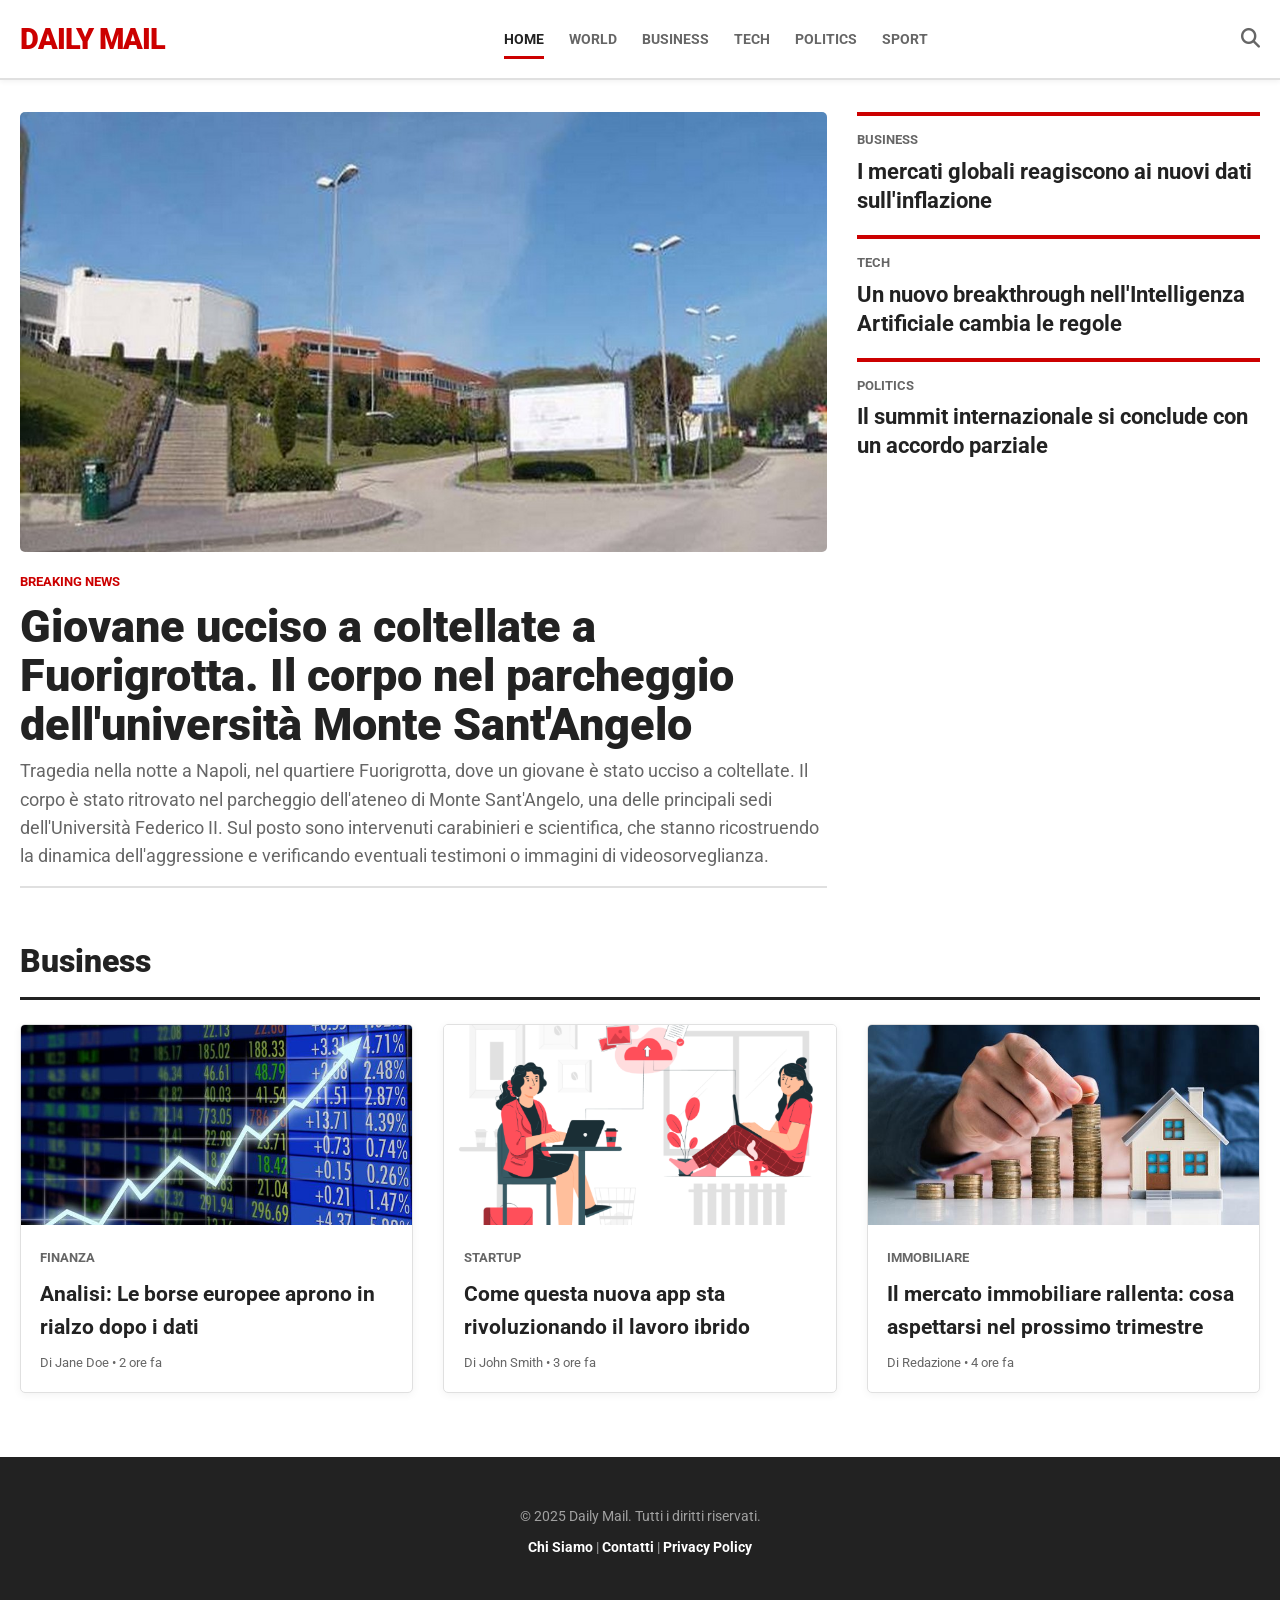
<file: index.html>
<!DOCTYPE html>
<html lang="it">
<head>
    <meta charset="UTF-8">
    <meta name="viewport" content="width=device-width, initial-scale=1.0">
    <title>Daily Mail - Notizie dal Mondo</title>
    
    <link rel="preconnect" href="https://fonts.googleapis.com">
    <link rel="preconnect" href="https://fonts.gstatic.com" crossorigin>
    <link href="https://fonts.googleapis.com/css2?family=Roboto:wght@400;700;900&display=swap" rel="stylesheet">
    
    <link rel="stylesheet" href="https://cdnjs.cloudflare.com/ajax/libs/font-awesome/6.4.0/css/all.min.css">
    
    <link rel="stylesheet" href="style.css">
</head>
<body>

    <header>
        <div class="container header-container">
            <a href="#" class="logo">
                Daily Mail
            </a>
            
            <nav class="main-nav">
                <ul>
                    <li><a href="index.html" class="active">Home</a></li>
                    <li><a href="world.html">World</a></li>
                    <li><a href="business.html">Business</a></li>
                    <li><a href="tech.html">Tech</a></li>
                    <li><a href="#">Politics</a></li>
                    <li><a href="#">Sport</a></li>
                </ul>
            </nav>
            
            <div class="header-right">
                <i class="fa-solid fa-magnifying-glass search-icon"></i>
                <i class="fa-solid fa-bars burger-menu" id="burger-menu"></i>
            </div>
        </div>
    </header>

    <main>
        <div class="container">
            
            <section class="top-stories">
                
                <article class="story-main">
                    <img src="job-day.jpg" alt="Immagine notizia principale">
                    <div class="story-content">
                        <span class="category breaking">Breaking News</span>
                        <h2>Giovane ucciso a coltellate a Fuorigrotta. Il corpo nel parcheggio dell'università Monte Sant'Angelo</h2>
                        <p class="excerpt">Tragedia nella notte a Napoli, nel quartiere Fuorigrotta, dove un giovane è stato ucciso a coltellate. Il corpo è stato ritrovato nel parcheggio dell'ateneo di Monte Sant'Angelo, una delle principali sedi dell'Università Federico II. Sul posto sono intervenuti carabinieri e scientifica, che stanno ricostruendo la dinamica dell'aggressione e verificando eventuali testimoni o immagini di videosorveglianza.</p>
                    </div>
                </article>
                
                <div class="story-sidebar">
                    <article class="story-secondary">
                        <span class="category">Business</span>
                        <h3>I mercati globali reagiscono ai nuovi dati sull'inflazione</h3>
                    </article>
                    
                    <article class="story-secondary">
                        <span class="category">Tech</span>
                        <h3>Un nuovo breakthrough nell'Intelligenza Artificiale cambia le regole</h3>
                    </article>
                    
                    <article class="story-secondary">
                        <span class="category">Politics</span>
                        <h3>Il summit internazionale si conclude con un accordo parziale</h3>
                    </article>
                </div>
            </section>

            <section class="news-feed">
                <h2>Business</h2>
                
                <div class="feed-grid">
                    <article class="news-card">
                        <img src="fotohome1.jpg" alt="Borsa">
                        <div class="card-content">
                            <span class="category">Finanza</span>
                            <h3>Analisi: Le borse europee aprono in rialzo dopo i dati</h3>
                            <p class="meta-info">Di Jane Doe • 2 ore fa</p>
                        </div>
                    </article>
                    
                    <article class="news-card">
                        <img src="3675497.jpg" alt="Startup">
                        <div class="card-content">
                            <span class="category">Startup</span>
                            <h3>Come questa nuova app sta rivoluzionando il lavoro ibrido</h3>
                            <p class="meta-info">Di John Smith • 3 ore fa</p>
                        </div>
                    </article>
                    
                    <article class="news-card">
                        <img src="mercato-immobiliare.jpg" alt="Immobiliare">
                        <div class="card-content">
                            <span class="category">Immobiliare</span>
                            <h3>Il mercato immobiliare rallenta: cosa aspettarsi nel prossimo trimestre</h3>
                            <p class="meta-info">Di Redazione • 4 ore fa</p>
                        </div>
                    </article>
                </div>
            </section>

        </div>
    </main>

    <footer>
        <div class="container">
            <p>&copy; 2025 Daily Mail. Tutti i diritti riservati.</p>
            <p>
                <a href="#">Chi Siamo</a> | 
                <a href="#">Contatti</a> | 
                <a href="#">Privacy Policy</a>
            </p>
        </div>
    </footer>

    <script src="script.js"></script>
</body>

</html>
</file>
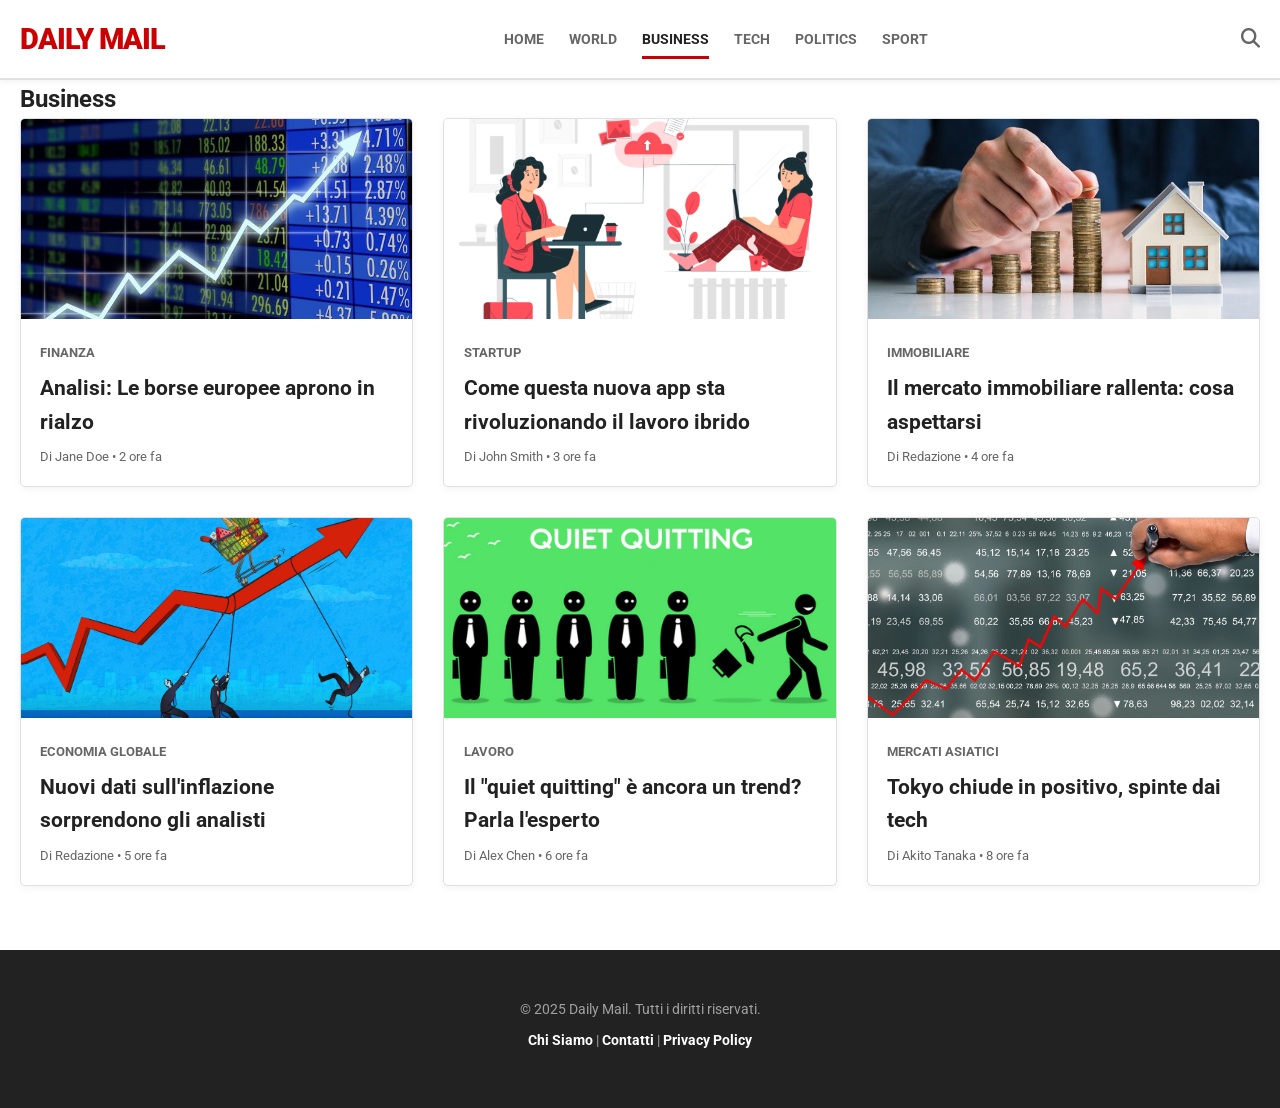
<file: business.html>
<!DOCTYPE html>
<html lang="it">
<head>
    <meta charset="UTF-8">
    <meta name="viewport" content="width=device-width, initial-scale=1.0">
    <title>Business News - Daily Mail</title>
    
    <link rel="preconnect" href="https://fonts.googleapis.com">
    <link rel="preconnect" href="https://fonts.gstatic.com" crossorigin>
    <link href="https://fonts.googleapis.com/css2?family=Roboto:wght@400;700;900&display=swap" rel="stylesheet">
    <link rel="stylesheet" href="https://cdnjs.cloudflare.com/ajax/libs/font-awesome/6.4.0/css/all.min.css">
    
    <link rel="stylesheet" href="style.css">
</head>
<body>

    <header>
        <div class="container header-container">
            <a href="index.html" class="logo">
                Daily Mail
            </a>
            
            <nav class="main-nav">
                <ul>
                    <li><a href="index.html">Home</a></li> 
                    <li><a href="world.html">World</a></li>
                    <li><a href="business.html" class="active">Business</a></li>
                    <li><a href="tech.html">Tech</a></li>
                    <li><a href="#">Politics</a></li>
                    <li><a href="#">Sport</a></li>
                </ul>
            </nav>
            
            <div class="header-right">
                <i class="fa-solid fa-magnifying-glass search-icon"></i>
                <i class="fa-solid fa-bars burger-menu" id="burger-menu"></i>
            </div>
        </div>
    </header>

    <main>
        <div class="container">
            
            <section class="page-content">
                <h1 class="page-title">Business</h1>
                
                <div class="feed-grid">
                    <article class="news-card">
                        <img src="fotohome1.jpg" alt="Borsa">
                        <div class="card-content">
                            <span class="category">Finanza</span>
                            <h3>Analisi: Le borse europee aprono in rialzo</h3>
                            <p class="meta-info">Di Jane Doe • 2 ore fa</p>
                        </div>
                    </article>
                    
                    <article class="news-card">
                        <img src="3675497.jpg" alt="Startup">
                        <div class="card-content">
                            <span class="category">Startup</span>
                            <h3>Come questa nuova app sta rivoluzionando il lavoro ibrido</h3>
                            <p class="meta-info">Di John Smith • 3 ore fa</p>
                        </div>
                    </article>
                    
                    <article class="news-card">
                        <img src="mercato-immobiliare.jpg" alt="Immobiliare">
                        <div class="card-content">
                            <span class="category">Immobiliare</span>
                            <h3>Il mercato immobiliare rallenta: cosa aspettarsi</h3>
                            <p class="meta-info">Di Redazione • 4 ore fa</p>
                        </div>
                    </article>
                    
                    <article class="news-card">
                        <img src="cos-e-l-inflazione-orig.jpeg" alt="Economia">
                        <div class="card-content">
                            <span class="category">Economia Globale</span>
                            <h3>Nuovi dati sull'inflazione sorprendono gli analisti</h3>
                            <p class="meta-info">Di Redazione • 5 ore fa</p>
                        </div>
                    </article>

                    <article class="news-card">
                        <img src="quiet_quitting_motivazione_lavoro-1920x1080.jpg" alt="Lavoro">
                        <div class="card-content">
                            <span class="category">Lavoro</span>
                            <h3>Il "quiet quitting" è ancora un trend? Parla l'esperto</h3>
                            <p class="meta-info">Di Alex Chen • 6 ore fa</p>
                        </div>
                    </article>

                    <article class="news-card">
                        <img src="Economia_borse_borsa_2022_2023.jpg" alt="Mercati">
                        <div class="card-content">
                            <span class="category">Mercati Asiatici</span>
                            <h3>Tokyo chiude in positivo, spinte dai tech</h3>
                            <p class="meta-info">Di Akito Tanaka • 8 ore fa</p>
                        </div>
                    </article>
                </div>
            </section>
            
        </div>
    </main>

    <footer>
        <div class="container">
            <p>&copy; 2025 Daily Mail. Tutti i diritti riservati.</p>
            <p>
                <a href="#">Chi Siamo</a> | 
                <a href="#">Contatti</a> | 
                <a href="#">Privacy Policy</a>
            </p>
        </div>
    </footer>

    <script src="script.js"></script>
</body>
</html>
</file>
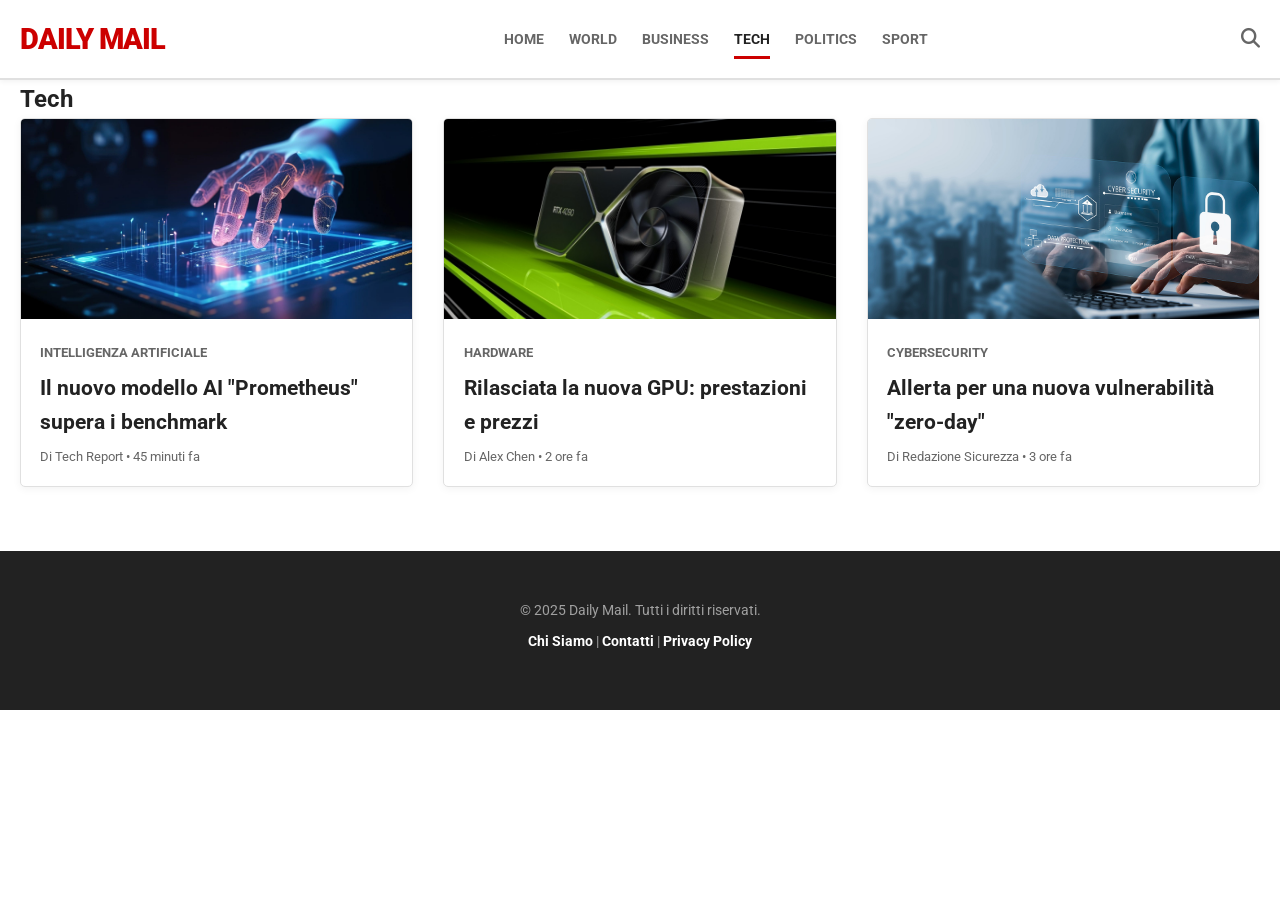
<file: tech.html>
<!DOCTYPE html>
<html lang="it">
<head>
    <meta charset="UTF-8">
    <meta name="viewport" content="width=device-width, initial-scale=1.0">
    <title>Tech News - Daily Mail</title>
    <link rel="preconnect" href="https://fonts.googleapis.com">
    <link rel="preconnect" href="https://fonts.gstatic.com" crossorigin>
    <link href="https://fonts.googleapis.com/css2?family=Roboto:wght@400;700;900&display=swap" rel="stylesheet">
    <link rel="stylesheet" href="https://cdnjs.cloudflare.com/ajax/libs/font-awesome/6.4.0/css/all.min.css">
    <link rel="stylesheet" href="style.css">
</head>
<body>

    <header>
        <div class="container header-container">
            <a href="index.html" class="logo">
                Daily Mail
            </a>
            
            <nav class="main-nav">
                <ul>
                    <li><a href="index.html">Home</a></li> 
                    <li><a href="world.html">World</a></li>
                    <li><a href="business.html">Business</a></li>
                    <li><a href="tech.html" class="active">Tech</a></li>
                    <li><a href="#">Politics</a></li>
                    <li><a href="#">Sport</a></li>
                </ul>
            </nav>
            
            <div class="header-right">
                <i class="fa-solid fa-magnifying-glass search-icon"></i>
                <i class="fa-solid fa-bars burger-menu" id="burger-menu"></i>
            </div>
        </div>
    </header>

    <main>
        <div class="container">
            
            <section class="page-content">
                <h1 class="page-title">Tech</h1>
                
                <div class="feed-grid">
                    <article class="news-card">
                        <img src="AI-machine-learning.jpeg" alt="AI">
                        <div class="card-content">
                            <span class="category">Intelligenza Artificiale</span>
                            <h3>Il nuovo modello AI "Prometheus" supera i benchmark</h3>
                            <p class="meta-info">Di Tech Report • 45 minuti fa</p>
                        </div>
                    </article>
                    
                    <article class="news-card">
                        <img src="geforce-rtx-40-series-new.jpeg" alt="Hardware">
                        <div class="card-content">
                            <span class="category">Hardware</span>
                            <h3>Rilasciata la nuova GPU: prestazioni e prezzi</h3>
                            <p class="meta-info">Di Alex Chen • 2 ore fa</p>
                        </div>
                    </article>
                    
                    <article class="news-card">
                        <img src="cybersecurity-regole-ue.jpg" alt="Cybersecurity">
                        <div class="card-content">
                            <span class="category">Cybersecurity</span>
                            <h3>Allerta per una nuova vulnerabilità "zero-day"</h3>
                            <p class="meta-info">Di Redazione Sicurezza • 3 ore fa</p>
                        </div>
                    </article>
                </div>
            </section>
            
        </div>
    </main>

    <footer>
        <div class="container">
            <p>&copy; 2025 Daily Mail. Tutti i diritti riservati.</p>
            <p>
                <a href="#">Chi Siamo</a> | 
                <a href="#">Contatti</a> | 
                <a href="#">Privacy Policy</a>
            </p>
        </div>
    </footer>

    <script src="script.js"></script>
</body>
</html>
</file>
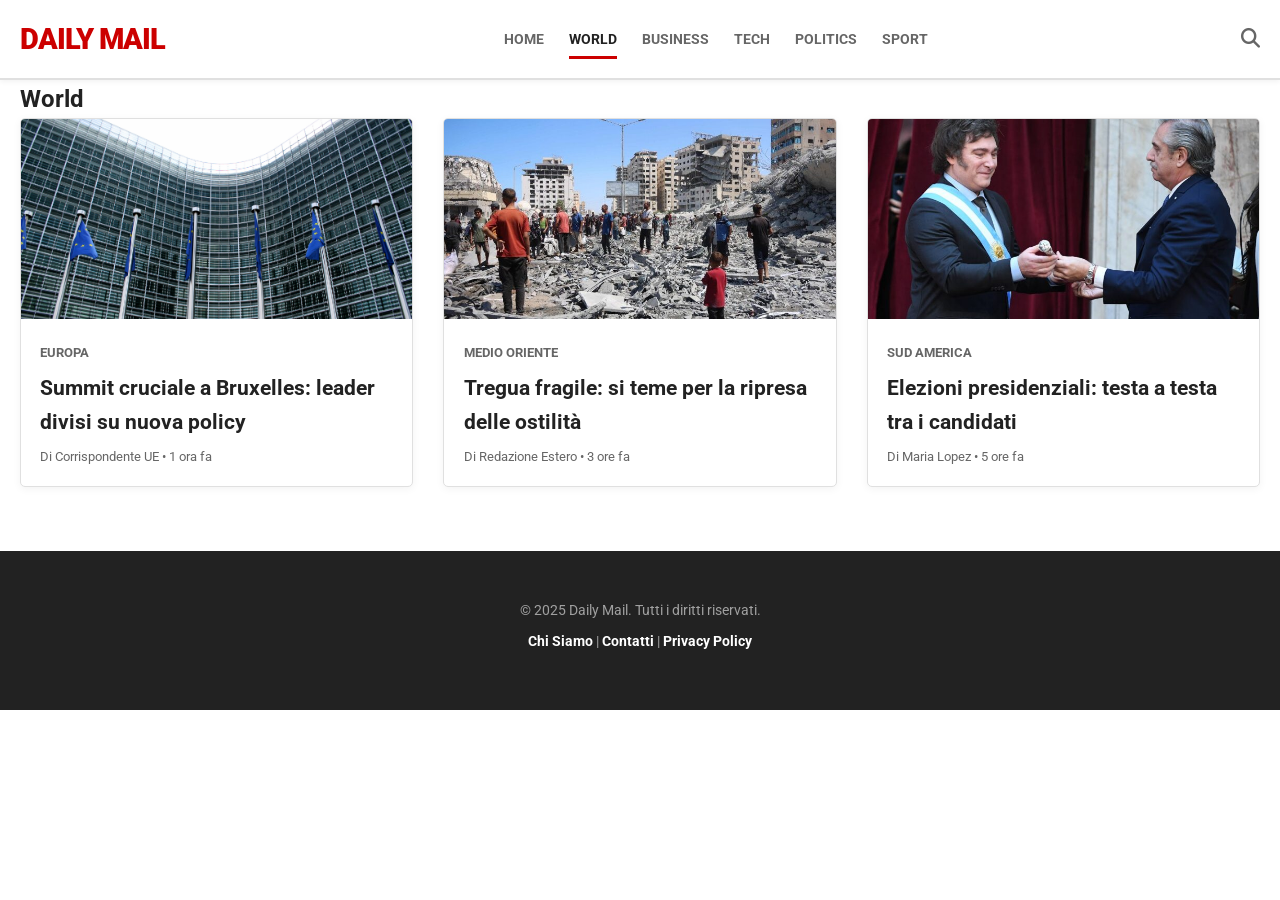
<file: world.html>
<!DOCTYPE html>
<html lang="it">
<head>
    <meta charset="UTF-8">
    <meta name="viewport" content="width=device-width, initial-scale=1.0">
    <title>World News - Daily Mail</title>
    <link rel="preconnect" href="https://fonts.googleapis.com">
    <link rel="preconnect" href="https://fonts.gstatic.com" crossorigin>
    <link href="https://fonts.googleapis.com/css2?family=Roboto:wght@400;700;900&display=swap" rel="stylesheet">
    <link rel="stylesheet" href="https://cdnjs.cloudflare.com/ajax/libs/font-awesome/6.4.0/css/all.min.css">
    <link rel="stylesheet" href="style.css">
</head>
<body>

    <header>
        <div class="container header-container">
            <a href="index.html" class="logo">
                Daily Mail
            </a>
            
            <nav class="main-nav">
                <ul>
                    <li><a href="index.html">Home</a></li> 
                    <li><a href="world.html" class="active">World</a></li>
                    <li><a href="business.html">Business</a></li>
                    <li><a href="tech.html">Tech</a></li>
                    <li><a href="#">Politics</a></li>
                    <li><a href="#">Sport</a></li>
                </ul>
            </nav>
            
            <div class="header-right">
                <i class="fa-solid fa-magnifying-glass search-icon"></i>
                <i class="fa-solid fa-bars burger-menu" id="burger-menu"></i>
            </div>
        </div>
    </header>

    <main>
        <div class="container">
            
            <section class="page-content">
                <h1 class="page-title">World</h1>
                
                <div class="feed-grid">
                    <article class="news-card">
                        <img src="quartiere-europeo-bruxelles.jpg" alt="Diplomazia">
                        <div class="card-content">
                            <span class="category">Europa</span>
                            <h3>Summit cruciale a Bruxelles: leader divisi su nuova policy</h3>
                            <p class="meta-info">Di Corrispondente UE • 1 ora fa</p>
                        </div>
                    </article>
                    
                    <article class="news-card">
                        <img src="cq5dam.thumbnail.cropped.750.422.jpeg" alt="Conflitto">
                        <div class="card-content">
                            <span class="category">Medio Oriente</span>
                            <h3>Tregua fragile: si teme per la ripresa delle ostilità</h3>
                            <p class="meta-info">Di Redazione Estero • 3 ore fa</p>
                        </div>
                    </article>
                    
                    <article class="news-card">
                        <img src="Javier_Milei_y_Alberto_Fernandez1-750x430.jpg" alt="Elezioni">
                        <div class="card-content">
                            <span class="category">Sud America</span>
                            <h3>Elezioni presidenziali: testa a testa tra i candidati</h3>
                            <p class="meta-info">Di Maria Lopez • 5 ore fa</p>
                        </div>
                    </article>
                </div>
            </section>
            
        </div>
    </main>

    <footer>
        <div class="container">
            <p>&copy; 2025 Daily Mail. Tutti i diritti riservati.</p>
            <p>
                <a href="#">Chi Siamo</a> | 
                <a href="#">Contatti</a> | 
                <a href="#">Privacy Policy</a>
            </p>
        </div>
    </footer>

    <script src="script.js"></script>
</body>
</html>
</file>
<file: style.css>
/* =======================
   VARIABILI GLOBALI E RESET
   ======================== */
:root {
    --primary-red: #CC0000;
    --dark-text: #222222;
    --light-text: #666666;
    --border-color: #e0e0e0;
    --bg-light: #f9f9f9;
}

* {
    box-sizing: border-box;
    margin: 0;
    padding: 0;
}

body {
    font-family: 'Roboto', -apple-system, BlinkMacSystemFont, "Segoe UI", Arial, sans-serif;
    line-height: 1.6;
    background-color: #ffffff;
    color: var(--dark-text);
}

img {
    max-width: 100%;
    display: block;
}

a {
    text-decoration: none;
    color: inherit;
}

.container {
    max-width: 1300px;
    margin: 0 auto;
    padding: 0 20px;
}

/* =======================
   HEADER
   ======================== */
header {
    background-color: #ffffff;
    border-bottom: 2px solid var(--border-color);
    padding: 1rem 0;
    position: sticky;
    top: 0;
    z-index: 100;
    box-shadow: 0 2px 5px rgba(0,0,0,0.05);
}

.header-container {
    display: flex;
    justify-content: space-between;
    align-items: center;
}

.logo {
    font-size: 1.8rem;
    font-weight: 900;
    color: var(--primary-red);
    text-transform: uppercase;
    letter-spacing: -1px;
}

.main-nav ul {
    display: flex;
    list-style: none;
}

.main-nav li {
    margin-left: 25px;
}

.main-nav a {
    font-size: 0.9rem;
    font-weight: 700;
    text-transform: uppercase;
    color: var(--light-text);
    padding-bottom: 8px;
    transition: color 0.3s ease, border-bottom 0.3s ease;
}

.main-nav a:hover,
.main-nav a.active {
    color: var(--dark-text);
    border-bottom: 3px solid var(--primary-red);
}

.header-right {
    display: flex;
    align-items: center;
    gap: 20px;
    font-size: 1.2rem;
    color: var(--light-text);
}

.search-icon {
    cursor: pointer;
}

.burger-menu {
    display: none; /* Nascosto su desktop */
    cursor: pointer;
    font-size: 1.5rem;
}

/* =======================
   TOP STORIES (HERO)
   ======================== */
.top-stories {
    display: grid;
    grid-template-columns: 2fr 1fr; /* Layout 2/3 + 1/3 */
    gap: 30px;
    margin-top: 2rem;
}

.story-main {
    border-bottom: 2px solid var(--border-color);
    padding-bottom: 1rem;
}

.story-main img {
    width: 100%;
    height: auto;
    object-fit: cover;
    margin-bottom: 1rem;
    border-radius: 5px;
}

.category {
    font-size: 0.8rem;
    font-weight: 700;
    text-transform: uppercase;
    color: var(--light-text);
}

.category.breaking {
    color: var(--primary-red);
}

.story-main h2 {
    font-size: 2.8rem;
    font-weight: 900;
    line-height: 1.1;
    margin: 0.5rem 0;
}

.story-main .excerpt {
    font-size: 1.1rem;
    color: var(--light-text);
}

.story-sidebar {
    display: flex;
    flex-direction: column;
    gap: 20px;
}

.story-secondary {
    border-top: 4px solid var(--primary-red);
    padding-top: 10px;
}

.story-secondary h3 {
    font-size: 1.4rem;
    font-weight: 700;
    line-height: 1.3;
    margin-top: 5px;
}

.story-secondary h3:hover {
    text-decoration: underline;
}

/* =======================
   NEWS FEED
   ======================== */
.news-feed {
    margin-top: 3rem;
}

.news-feed h2 {
    font-size: 2rem;
    font-weight: 900;
    border-bottom: 3px solid var(--dark-text);
    padding-bottom: 10px;
    margin-bottom: 1.5rem;
}

.feed-grid {
    display: grid;
    grid-template-columns: repeat(3, 1fr);
    gap: 30px;
}

.news-card {
    background: #ffffff;
    border: 1px solid var(--border-color);
    border-radius: 5px;
    overflow: hidden;
    box-shadow: 0 2px 8px rgba(0,0,0,0.05);
    transition: transform 0.3s ease, box-shadow 0.3s ease;
}

.news-card:hover {
    transform: translateY(-5px);
    box-shadow: 0 6px 15px rgba(0,0,0,0.1);
}

.news-card img {
    width: 100%;
    height: 200px;
    object-fit: cover;
}

.card-content {
    padding: 1.2rem;
}

.card-content h3 {
    font-size: 1.3rem;
    font-weight: 700;
    margin: 0.5rem 0;
}

.card-content .meta-info {
    font-size: 0.8rem;
    color: var(--light-text);
}

/* =======================
   FOOTER
   ======================== */
footer {
    background-color: var(--dark-text);
    color: #a0a0a0;
    text-align: center;
    padding: 3rem 0;
    margin-top: 4rem;
    font-size: 0.9rem;
}

footer p {
    margin-bottom: 0.5rem;
}

footer a {
    color: #ffffff;
    font-weight: 700;
}

footer a:hover {
    text-decoration: underline;
}

/* =======================
   REATTIVITÀ (MEDIA QUERIES)
   ======================== */

/* Tablet */
@media (max-width: 992px) {
    .top-stories {
        grid-template-columns: 1fr; /* Stack hero e sidebar */
    }
    
    .story-sidebar {
        flex-direction: row; /* Sidebar diventa orizzontale */
        overflow-x: auto; /* Permette lo scorrimento se non ci sta */
    }

    .story-secondary {
        min-width: 250px; /* Larghezza minima per le storie in sidebar */
    }

    .feed-grid {
        grid-template-columns: 1fr 1fr; /* Griglia a 2 colonne */
    }
}

/* Mobile */
@media (max-width: 768px) {
    .burger-menu {
        display: block; /* Mostra il burger menu */
    }

    .search-icon {
        display: none; /* Nasconde l'icona di ricerca per semplicità */
    }
    
    .main-nav {
        /* Nasconde il menu di navigazione */
        display: none; 
        
        /* Stile menu mobile */
        position: absolute;
        top: 100%; /* Sotto l'header */
        left: 0;
        width: 100%;
        background-color: white;
        border-bottom: 1px solid var(--border-color);
        box-shadow: 0 10px 10px rgba(0,0,0,0.05);
    }
    
    /* Classe JS per mostrare il menu */
    .main-nav.active {
        display: block;
    }
    
    .main-nav ul {
        flex-direction: column; /* Link in colonna */
    }
    
    .main-nav li {
        margin: 0;
        border-bottom: 1px solid var(--border-color);
    }
    
    .main-nav a {
        display: block;
        padding: 1rem;
        text-align: center;
        border-bottom: 0;
    }
    
    .main-nav a:hover,
    .main-nav a.active {
        background-color: var(--bg-light);
        border-bottom: 0;
    }
    
    .story-main h2 {
        font-size: 2rem; /* Titolo principale più piccolo */
    }

    .story-sidebar {
        flex-direction: column; /* Anche la sidebar stacka in colonna */
    }

    .feed-grid {
        grid-template-columns: 1fr; /* Griglia a 1 colonna */
    }
}
</file>
